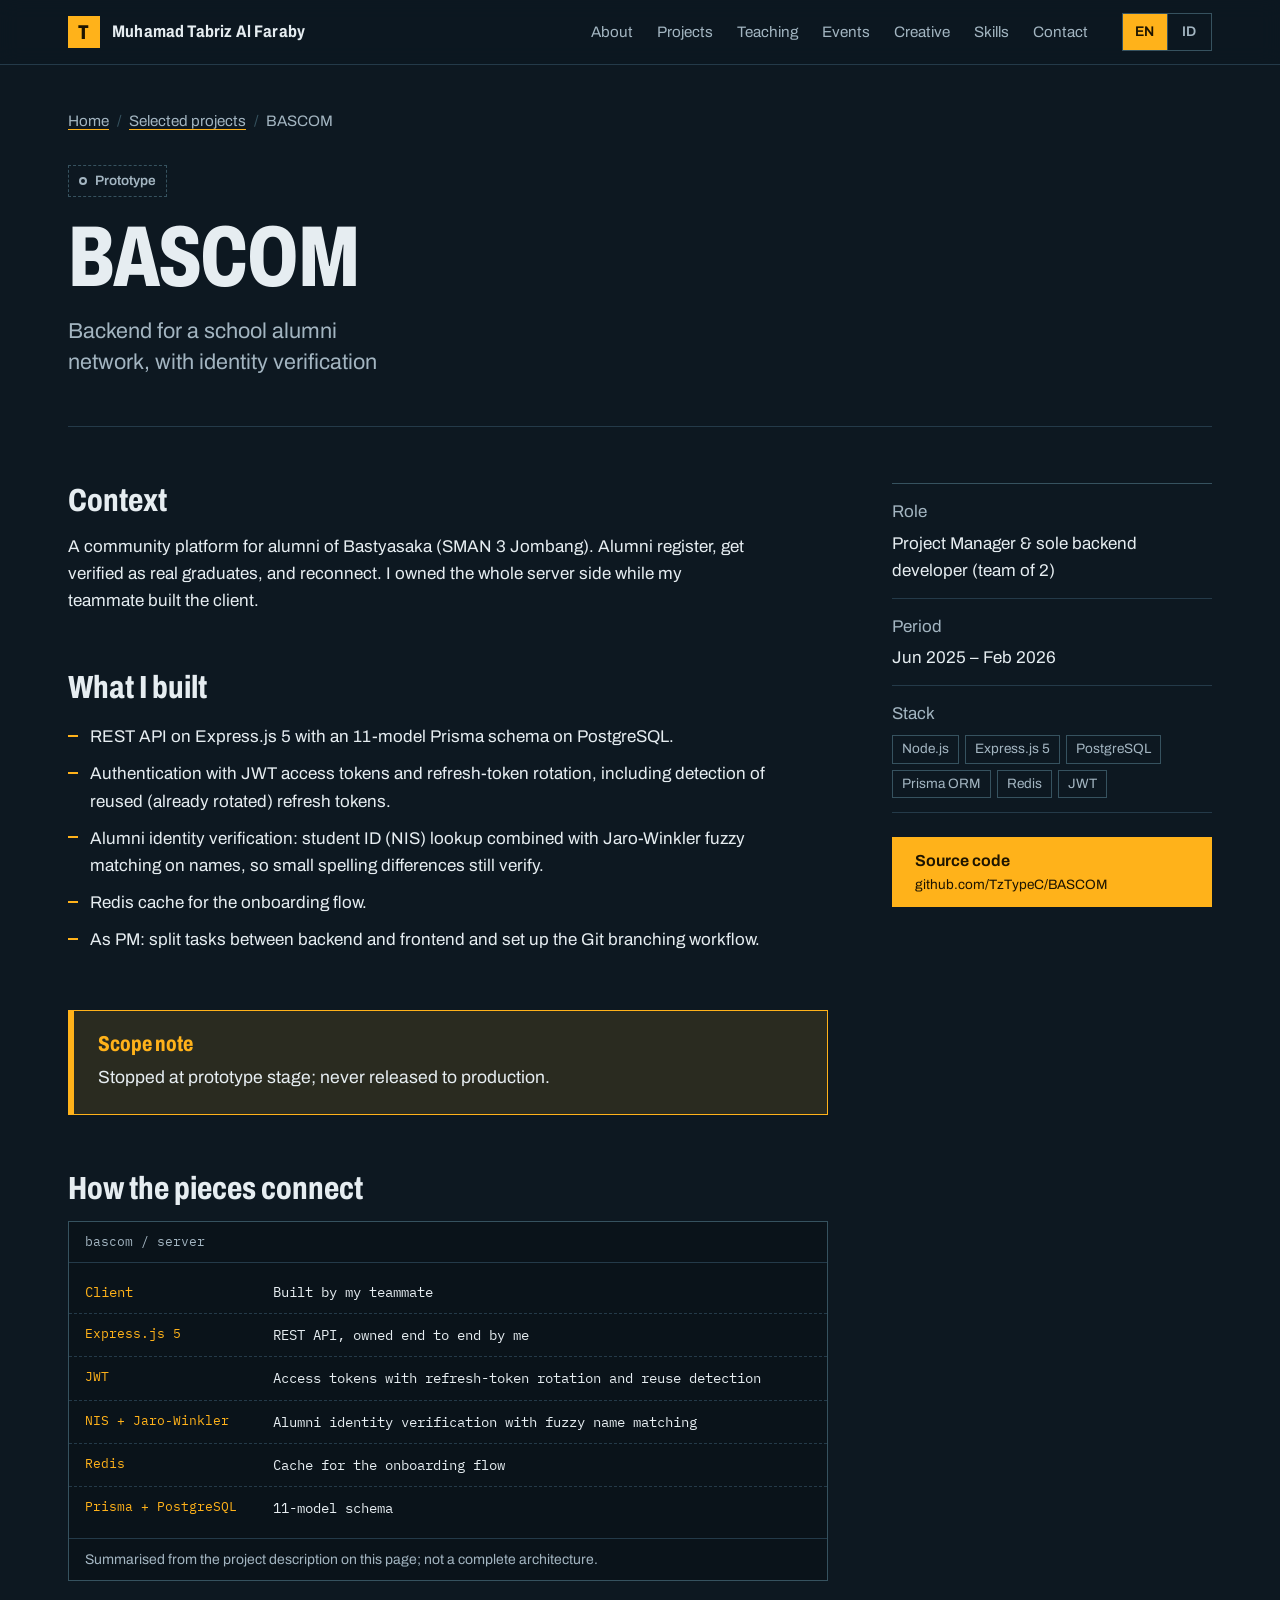
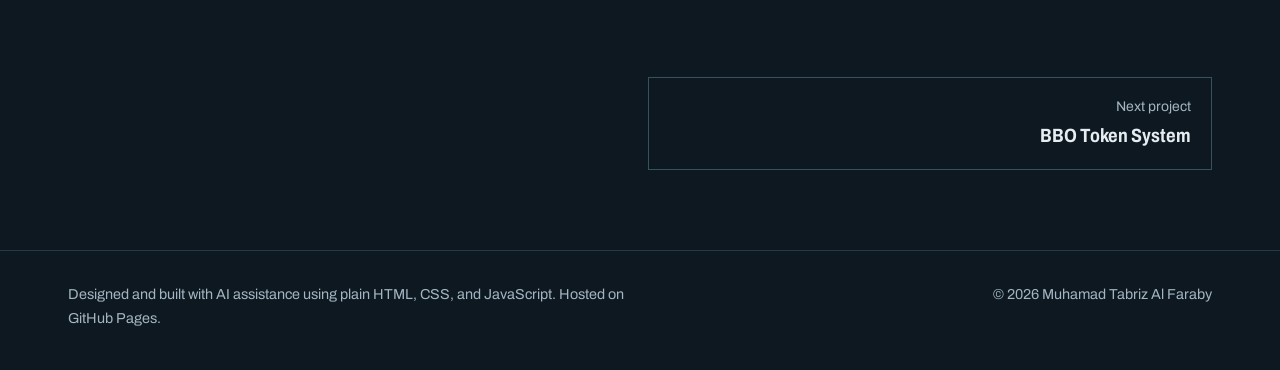
<file: projects/bascom.html>
<!doctype html>
<html lang="en">
<head>
  <meta charset="utf-8">
  <meta name="viewport" content="width=device-width, initial-scale=1">
  <title data-i18n="doc.bascom.title">BASCOM | Muhamad Tabriz Al Faraby</title>
  <meta name="description" content="Backend for a school alumni network, with identity verification" data-i18n-attr="content|projects.bascom.tagline">
  <link rel="canonical" href="https://tztypec.github.io/projects/bascom.html">
  <meta name="theme-color" content="#0d1821">
  <meta name="color-scheme" content="dark">
  <meta name="author" content="Muhamad Tabriz Al Faraby">
  <meta property="og:type" content="article">
  <meta property="og:site_name" content="Muhamad Tabriz Al Faraby">
  <meta property="og:title" content="BASCOM | Muhamad Tabriz Al Faraby">
  <meta property="og:description" content="Backend for a school alumni network, with identity verification">
  <meta property="og:url" content="https://tztypec.github.io/projects/bascom.html">
  <meta property="og:image" content="https://tztypec.github.io/assets/img/og.png">
  <meta property="og:image:width" content="1200">
  <meta property="og:image:height" content="630">
  <meta property="og:image:alt" content="Portfolio of Muhamad Tabriz Al Faraby">
  <meta property="og:locale" content="en_US">
  <meta property="og:locale:alternate" content="id_ID">
  <meta name="twitter:card" content="summary_large_image">
  <meta name="twitter:title" content="BASCOM | Muhamad Tabriz Al Faraby">
  <meta name="twitter:description" content="Backend for a school alumni network, with identity verification">
  <meta name="twitter:image" content="https://tztypec.github.io/assets/img/og.png">
  <meta name="twitter:image:alt" content="Portfolio of Muhamad Tabriz Al Faraby">
  <link rel="icon" href="../favicon.svg" type="image/svg+xml">
  <link rel="preload" href="../assets/fonts/archivo-latin.woff2" as="font" type="font/woff2" crossorigin>
  <link rel="stylesheet" href="../assets/css/site.css">
  <script>document.documentElement.classList.add("js")</script>
  <script src="../assets/js/i18n.js" defer></script>
  <script src="../assets/js/site.js" defer></script>
</head>
<body>
<a class="skip" data-i18n="ui.skip" href="#main">Skip to content</a>
<header class="site-header">
  <div class="wrap bar">
    <a class="brand" href="../">
      <span class="brand-mark" aria-hidden="true">T</span>
      <span class="brand-name"><span class="brand-name-full">Muhamad Tabriz Al Faraby</span><span class="brand-name-short">Tabriz</span></span>
    </a>
    <nav class="nav" aria-label="Main" data-i18n-attr="aria-label|ui.navLabel">
      <ul>
        <li><a data-i18n="nav.0" href="../#about">About</a></li>
        <li><a data-i18n="nav.1" href="../#projects">Projects</a></li>
        <li><a data-i18n="nav.2" href="../#teaching">Teaching</a></li>
        <li><a data-i18n="nav.3" href="../#events">Events</a></li>
        <li><a data-i18n="nav.4" href="../#creative">Creative</a></li>
        <li><a data-i18n="nav.5" href="../#skills">Skills</a></li>
        <li><a data-i18n="nav.6" href="../#contact">Contact</a></li>
      </ul>
    </nav>
    <div class="lang" role="group" aria-label="Language" data-i18n-attr="aria-label|ui.lang">
      <button type="button" data-lang="en" aria-pressed="true" lang="en">EN</button>
      <button type="button" data-lang="id" aria-pressed="false" lang="id">ID</button>
    </div>
  </div>
</header>
<main id="main">
<div class="wrap">
  <nav class="crumb" aria-label="Breadcrumb" data-i18n-attr="aria-label|ui.crumb">
    <ol>
      <li><a data-i18n="ui.home" href="../">Home</a></li>
      <li><a data-i18n="projects_title" href="../#projects">Selected projects</a></li>
      <li><span aria-current="page">BASCOM</span></li>
    </ol>
  </nav>
  <header class="cs-head">
    <span class="status status-prototype" data-i18n="projects.bascom.status">Prototype</span>
    <h1>BASCOM</h1>
    <p class="cs-tagline" data-i18n="projects.bascom.tagline">Backend for a school alumni network, with identity verification</p>
  </header>
  <div class="cs-body">
    <div class="cs-main">
      <section aria-labelledby="context-title">
        <h2 data-i18n="labels.context" id="context-title">Context</h2>
        <p data-i18n="projects.bascom.context">A community platform for alumni of Bastyasaka (SMAN 3 Jombang). Alumni register, get verified as real graduates, and reconnect. I owned the whole server side while my teammate built the client.</p>
      </section>
      <section aria-labelledby="built-title">
        <h2 data-i18n="labels.built" id="built-title">What I built</h2>
        <ul class="ticks">
          <li data-i18n="projects.bascom.built.0">REST API on Express.js 5 with an 11-model Prisma schema on PostgreSQL.</li>
          <li data-i18n="projects.bascom.built.1">Authentication with JWT access tokens and refresh-token rotation, including detection of reused (already rotated) refresh tokens.</li>
          <li data-i18n="projects.bascom.built.2">Alumni identity verification: student ID (NIS) lookup combined with Jaro-Winkler fuzzy matching on names, so small spelling differences still verify.</li>
          <li data-i18n="projects.bascom.built.3">Redis cache for the onboarding flow.</li>
          <li data-i18n="projects.bascom.built.4">As PM: split tasks between backend and frontend and set up the Git branching workflow.</li>
        </ul>
      </section>
      <aside class="scope-note" aria-labelledby="scope-title">
        <h2 data-i18n="labels.honesty" id="scope-title">Scope note</h2>
        <p data-i18n="projects.bascom.honesty">Stopped at prototype stage; never released to production.</p>
      </aside>
      <section aria-labelledby="sketch-title">
        <h2 data-i18n="ui.sketch" id="sketch-title">How the pieces connect</h2>
        <div class="sheet">
          <div class="sheet-head"><code>bascom / server</code></div>
          <ol class="spec">
            <li><span class="key" data-i18n="diagram.bascom.client.k">Client</span><span class="val" data-i18n="diagram.bascom.client.v">Built by my teammate</span></li>
            <li><code class="key">Express.js 5</code><span class="val" data-i18n="diagram.bascom.api">REST API, owned end to end by me</span></li>
            <li><code class="key">JWT</code><span class="val" data-i18n="diagram.bascom.jwt">Access tokens with refresh-token rotation and reuse detection</span></li>
            <li><code class="key">NIS + Jaro-Winkler</code><span class="val" data-i18n="diagram.bascom.verify">Alumni identity verification with fuzzy name matching</span></li>
            <li><code class="key">Redis</code><span class="val" data-i18n="diagram.bascom.redis">Cache for the onboarding flow</span></li>
            <li><code class="key">Prisma + PostgreSQL</code><span class="val" data-i18n="diagram.bascom.db">11-model schema</span></li>
          </ol>
          <p class="sheet-foot" data-i18n="ui.sketchNote">Summarised from the project description on this page; not a complete architecture.</p>
        </div>
      </section>
    </div>
    <aside class="cs-aside">
      <dl class="cs-meta">
        <div><dt data-i18n="labels.role">Role</dt><dd data-i18n="projects.bascom.role">Project Manager &amp; sole backend developer (team of 2)</dd></div>
        <div><dt data-i18n="labels.period">Period</dt><dd data-i18n="projects.bascom.period">Jun 2025 – Feb 2026</dd></div>
        <div><dt data-i18n="labels.stack">Stack</dt><dd><ul class="stack"><li>Node.js</li><li>Express.js 5</li><li>PostgreSQL</li><li>Prisma ORM</li><li>Redis</li><li>JWT</li></ul></dd></div>
      </dl>
      <a class="btn btn-primary" href="https://github.com/TzTypeC/BASCOM"><span><span data-i18n="labels.repo">Source code</span><small>github.com/<wbr>TzTypeC/<wbr>BASCOM</small></span></a>
    </aside>
  </div>
  <nav class="pager" aria-label="Selected projects" data-i18n-attr="aria-label|projects_title">
    <a class="next" href="bbo-token.html"><small data-i18n="ui.next">Next project</small><strong>BBO Token System</strong></a>
  </nav>
</div>
</main>
<footer class="site-footer">
  <div class="wrap foot">
    <p data-i18n="footer">Designed and built with AI assistance using plain HTML, CSS, and JavaScript. Hosted on GitHub Pages.</p>
    <p data-i18n="ui.rights">© 2026 Muhamad Tabriz Al Faraby</p>
  </div>
</footer>
</body>
</html>
</file>
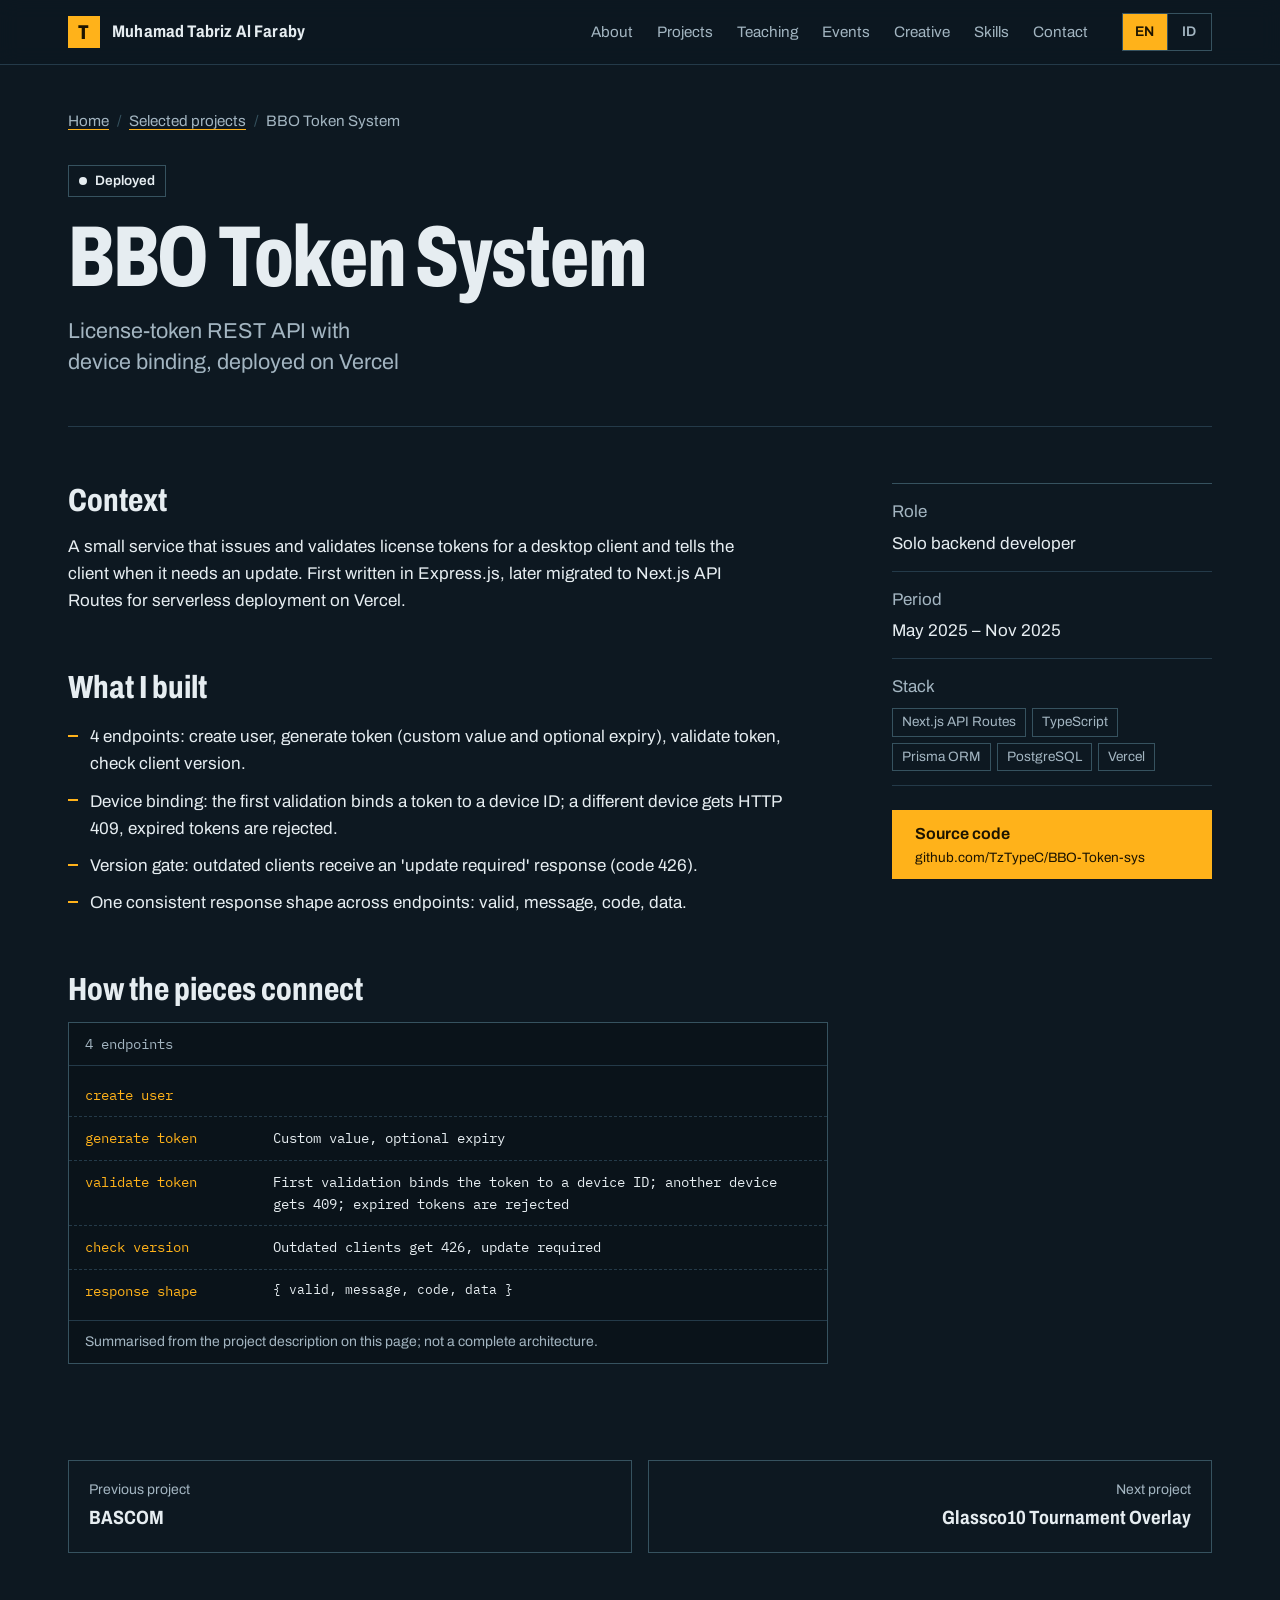
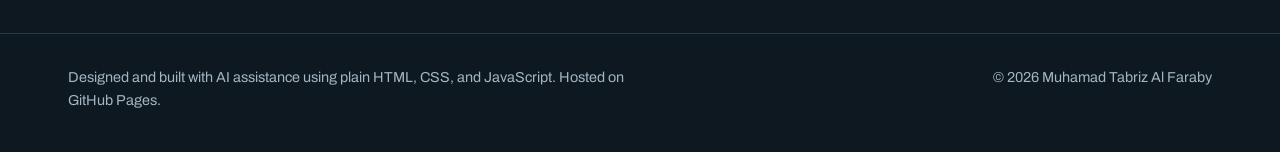
<file: projects/bbo-token.html>
<!doctype html>
<html lang="en">
<head>
  <meta charset="utf-8">
  <meta name="viewport" content="width=device-width, initial-scale=1">
  <title data-i18n="doc.bbo-token.title">BBO Token System | Muhamad Tabriz Al Faraby</title>
  <meta name="description" content="License-token REST API with device binding, deployed on Vercel" data-i18n-attr="content|projects.bbo-token.tagline">
  <link rel="canonical" href="https://tztypec.github.io/projects/bbo-token.html">
  <meta name="theme-color" content="#0d1821">
  <meta name="color-scheme" content="dark">
  <meta name="author" content="Muhamad Tabriz Al Faraby">
  <meta property="og:type" content="article">
  <meta property="og:site_name" content="Muhamad Tabriz Al Faraby">
  <meta property="og:title" content="BBO Token System | Muhamad Tabriz Al Faraby">
  <meta property="og:description" content="License-token REST API with device binding, deployed on Vercel">
  <meta property="og:url" content="https://tztypec.github.io/projects/bbo-token.html">
  <meta property="og:image" content="https://tztypec.github.io/assets/img/og.png">
  <meta property="og:image:width" content="1200">
  <meta property="og:image:height" content="630">
  <meta property="og:image:alt" content="Portfolio of Muhamad Tabriz Al Faraby">
  <meta property="og:locale" content="en_US">
  <meta property="og:locale:alternate" content="id_ID">
  <meta name="twitter:card" content="summary_large_image">
  <meta name="twitter:title" content="BBO Token System | Muhamad Tabriz Al Faraby">
  <meta name="twitter:description" content="License-token REST API with device binding, deployed on Vercel">
  <meta name="twitter:image" content="https://tztypec.github.io/assets/img/og.png">
  <meta name="twitter:image:alt" content="Portfolio of Muhamad Tabriz Al Faraby">
  <link rel="icon" href="../favicon.svg" type="image/svg+xml">
  <link rel="preload" href="../assets/fonts/archivo-latin.woff2" as="font" type="font/woff2" crossorigin>
  <link rel="stylesheet" href="../assets/css/site.css">
  <script>document.documentElement.classList.add("js")</script>
  <script src="../assets/js/i18n.js" defer></script>
  <script src="../assets/js/site.js" defer></script>
</head>
<body>
<a class="skip" data-i18n="ui.skip" href="#main">Skip to content</a>
<header class="site-header">
  <div class="wrap bar">
    <a class="brand" href="../">
      <span class="brand-mark" aria-hidden="true">T</span>
      <span class="brand-name"><span class="brand-name-full">Muhamad Tabriz Al Faraby</span><span class="brand-name-short">Tabriz</span></span>
    </a>
    <nav class="nav" aria-label="Main" data-i18n-attr="aria-label|ui.navLabel">
      <ul>
        <li><a data-i18n="nav.0" href="../#about">About</a></li>
        <li><a data-i18n="nav.1" href="../#projects">Projects</a></li>
        <li><a data-i18n="nav.2" href="../#teaching">Teaching</a></li>
        <li><a data-i18n="nav.3" href="../#events">Events</a></li>
        <li><a data-i18n="nav.4" href="../#creative">Creative</a></li>
        <li><a data-i18n="nav.5" href="../#skills">Skills</a></li>
        <li><a data-i18n="nav.6" href="../#contact">Contact</a></li>
      </ul>
    </nav>
    <div class="lang" role="group" aria-label="Language" data-i18n-attr="aria-label|ui.lang">
      <button type="button" data-lang="en" aria-pressed="true" lang="en">EN</button>
      <button type="button" data-lang="id" aria-pressed="false" lang="id">ID</button>
    </div>
  </div>
</header>
<main id="main">
<div class="wrap">
  <nav class="crumb" aria-label="Breadcrumb" data-i18n-attr="aria-label|ui.crumb">
    <ol>
      <li><a data-i18n="ui.home" href="../">Home</a></li>
      <li><a data-i18n="projects_title" href="../#projects">Selected projects</a></li>
      <li><span aria-current="page">BBO Token System</span></li>
    </ol>
  </nav>
  <header class="cs-head">
    <span class="status status-deployed" data-i18n="projects.bbo-token.status">Deployed</span>
    <h1>BBO Token System</h1>
    <p class="cs-tagline" data-i18n="projects.bbo-token.tagline">License-token REST API with device binding, deployed on Vercel</p>
  </header>
  <div class="cs-body">
    <div class="cs-main">
      <section aria-labelledby="context-title">
        <h2 data-i18n="labels.context" id="context-title">Context</h2>
        <p data-i18n="projects.bbo-token.context">A small service that issues and validates license tokens for a desktop client and tells the client when it needs an update. First written in Express.js, later migrated to Next.js API Routes for serverless deployment on Vercel.</p>
      </section>
      <section aria-labelledby="built-title">
        <h2 data-i18n="labels.built" id="built-title">What I built</h2>
        <ul class="ticks">
          <li data-i18n="projects.bbo-token.built.0">4 endpoints: create user, generate token (custom value and optional expiry), validate token, check client version.</li>
          <li data-i18n="projects.bbo-token.built.1">Device binding: the first validation binds a token to a device ID; a different device gets HTTP 409, expired tokens are rejected.</li>
          <li data-i18n="projects.bbo-token.built.2">Version gate: outdated clients receive an &#x27;update required&#x27; response (code 426).</li>
          <li data-i18n="projects.bbo-token.built.3">One consistent response shape across endpoints: valid, message, code, data.</li>
        </ul>
      </section>
      <section aria-labelledby="sketch-title">
        <h2 data-i18n="ui.sketch" id="sketch-title">How the pieces connect</h2>
        <div class="sheet">
          <div class="sheet-head"><span data-i18n="diagram.bbo-token.head">4 endpoints</span></div>
          <ol class="spec">
            <li><span class="key" data-i18n="diagram.bbo-token.create.k">create user</span></li>
            <li><span class="key" data-i18n="diagram.bbo-token.token.k">generate token</span><span class="val" data-i18n="diagram.bbo-token.token.v">Custom value, optional expiry</span></li>
            <li><span class="key" data-i18n="diagram.bbo-token.validate.k">validate token</span><span class="val" data-i18n="diagram.bbo-token.validate.v">First validation binds the token to a device ID; another device gets 409; expired tokens are rejected</span></li>
            <li><span class="key" data-i18n="diagram.bbo-token.version.k">check version</span><span class="val" data-i18n="diagram.bbo-token.version.v">Outdated clients get 426, update required</span></li>
            <li><span class="key" data-i18n="diagram.bbo-token.shape.k">response shape</span><code class="val">{ valid, message, code, data }</code></li>
          </ol>
          <p class="sheet-foot" data-i18n="ui.sketchNote">Summarised from the project description on this page; not a complete architecture.</p>
        </div>
      </section>
    </div>
    <aside class="cs-aside">
      <dl class="cs-meta">
        <div><dt data-i18n="labels.role">Role</dt><dd data-i18n="projects.bbo-token.role">Solo backend developer</dd></div>
        <div><dt data-i18n="labels.period">Period</dt><dd data-i18n="projects.bbo-token.period">May 2025 – Nov 2025</dd></div>
        <div><dt data-i18n="labels.stack">Stack</dt><dd><ul class="stack"><li>Next.js API Routes</li><li>TypeScript</li><li>Prisma ORM</li><li>PostgreSQL</li><li>Vercel</li></ul></dd></div>
      </dl>
      <a class="btn btn-primary" href="https://github.com/TzTypeC/BBO-Token-sys"><span><span data-i18n="labels.repo">Source code</span><small>github.com/<wbr>TzTypeC/<wbr>BBO-Token-sys</small></span></a>
    </aside>
  </div>
  <nav class="pager" aria-label="Selected projects" data-i18n-attr="aria-label|projects_title">
    <a class="prev" href="bascom.html"><small data-i18n="ui.prev">Previous project</small><strong>BASCOM</strong></a>
    <a class="next" href="glassco10-overlay.html"><small data-i18n="ui.next">Next project</small><strong>Glassco10 Tournament Overlay</strong></a>
  </nav>
</div>
</main>
<footer class="site-footer">
  <div class="wrap foot">
    <p data-i18n="footer">Designed and built with AI assistance using plain HTML, CSS, and JavaScript. Hosted on GitHub Pages.</p>
    <p data-i18n="ui.rights">© 2026 Muhamad Tabriz Al Faraby</p>
  </div>
</footer>
</body>
</html>
</file>
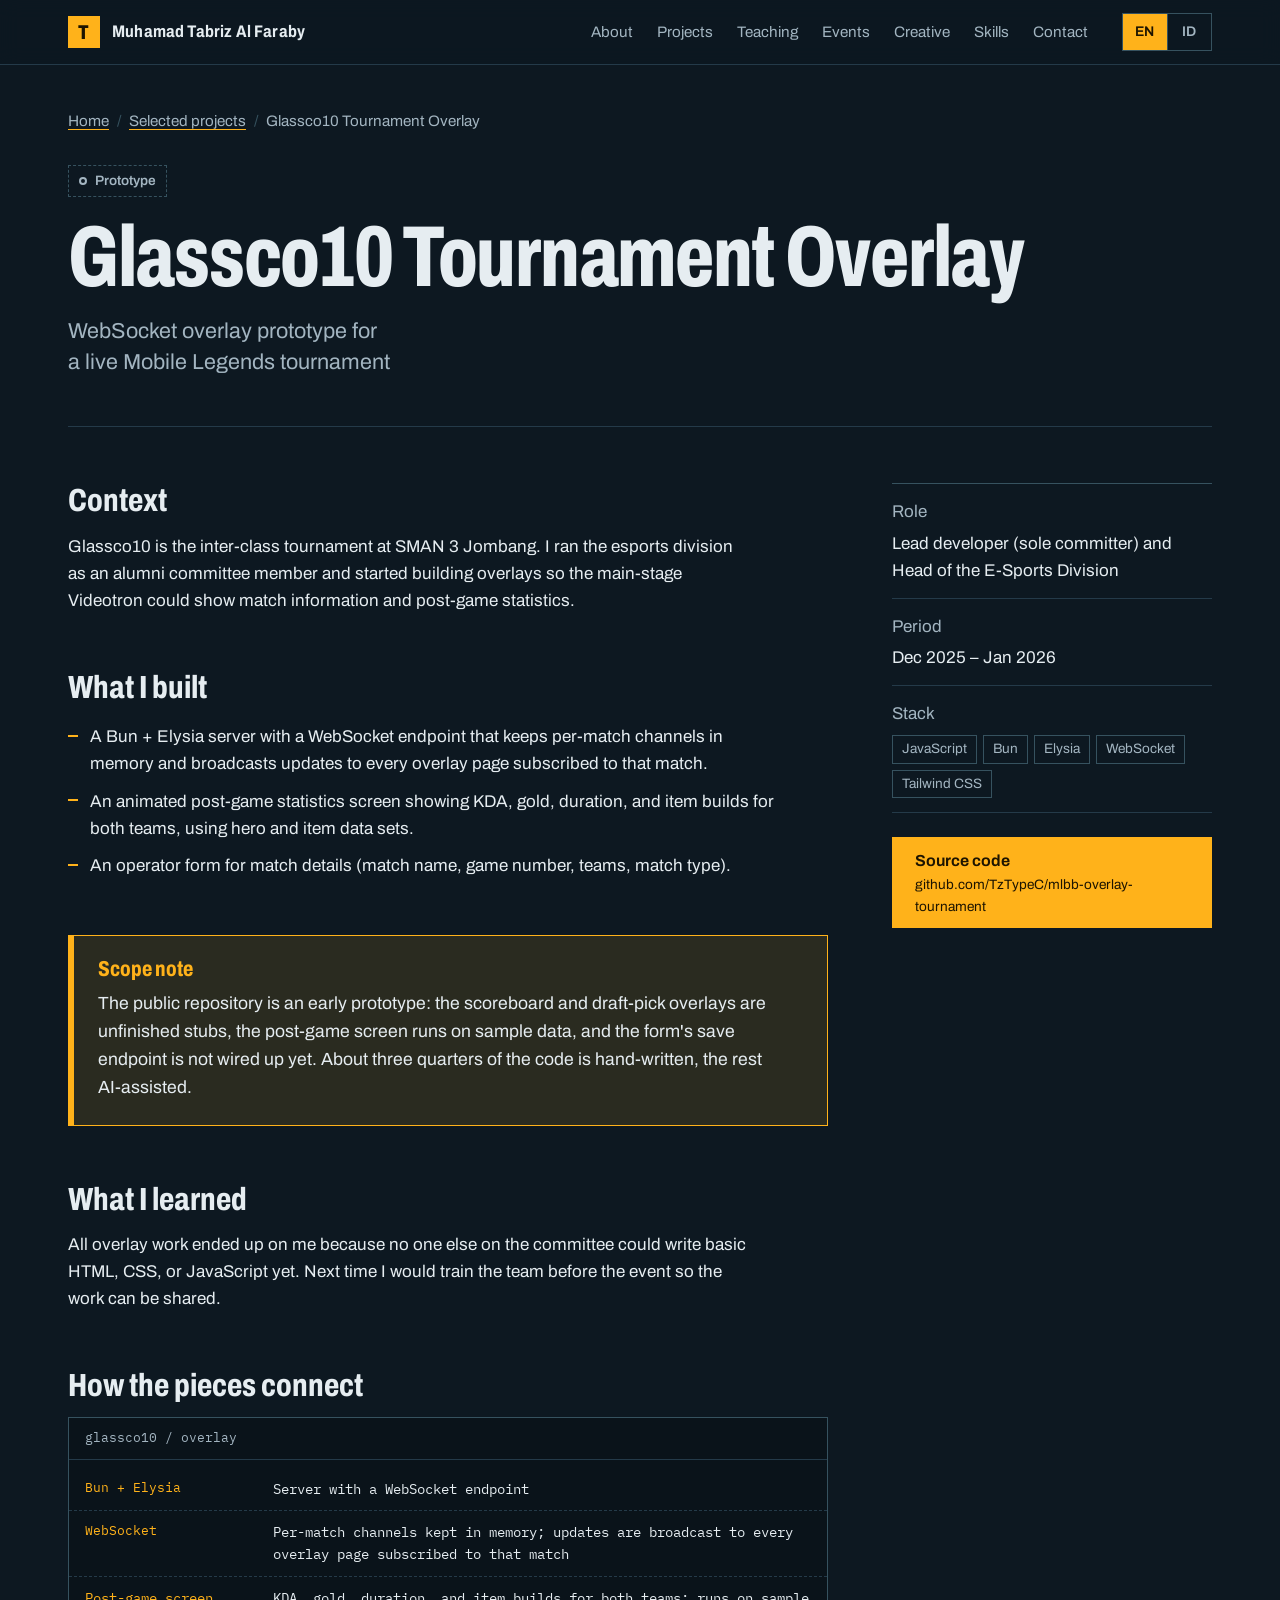
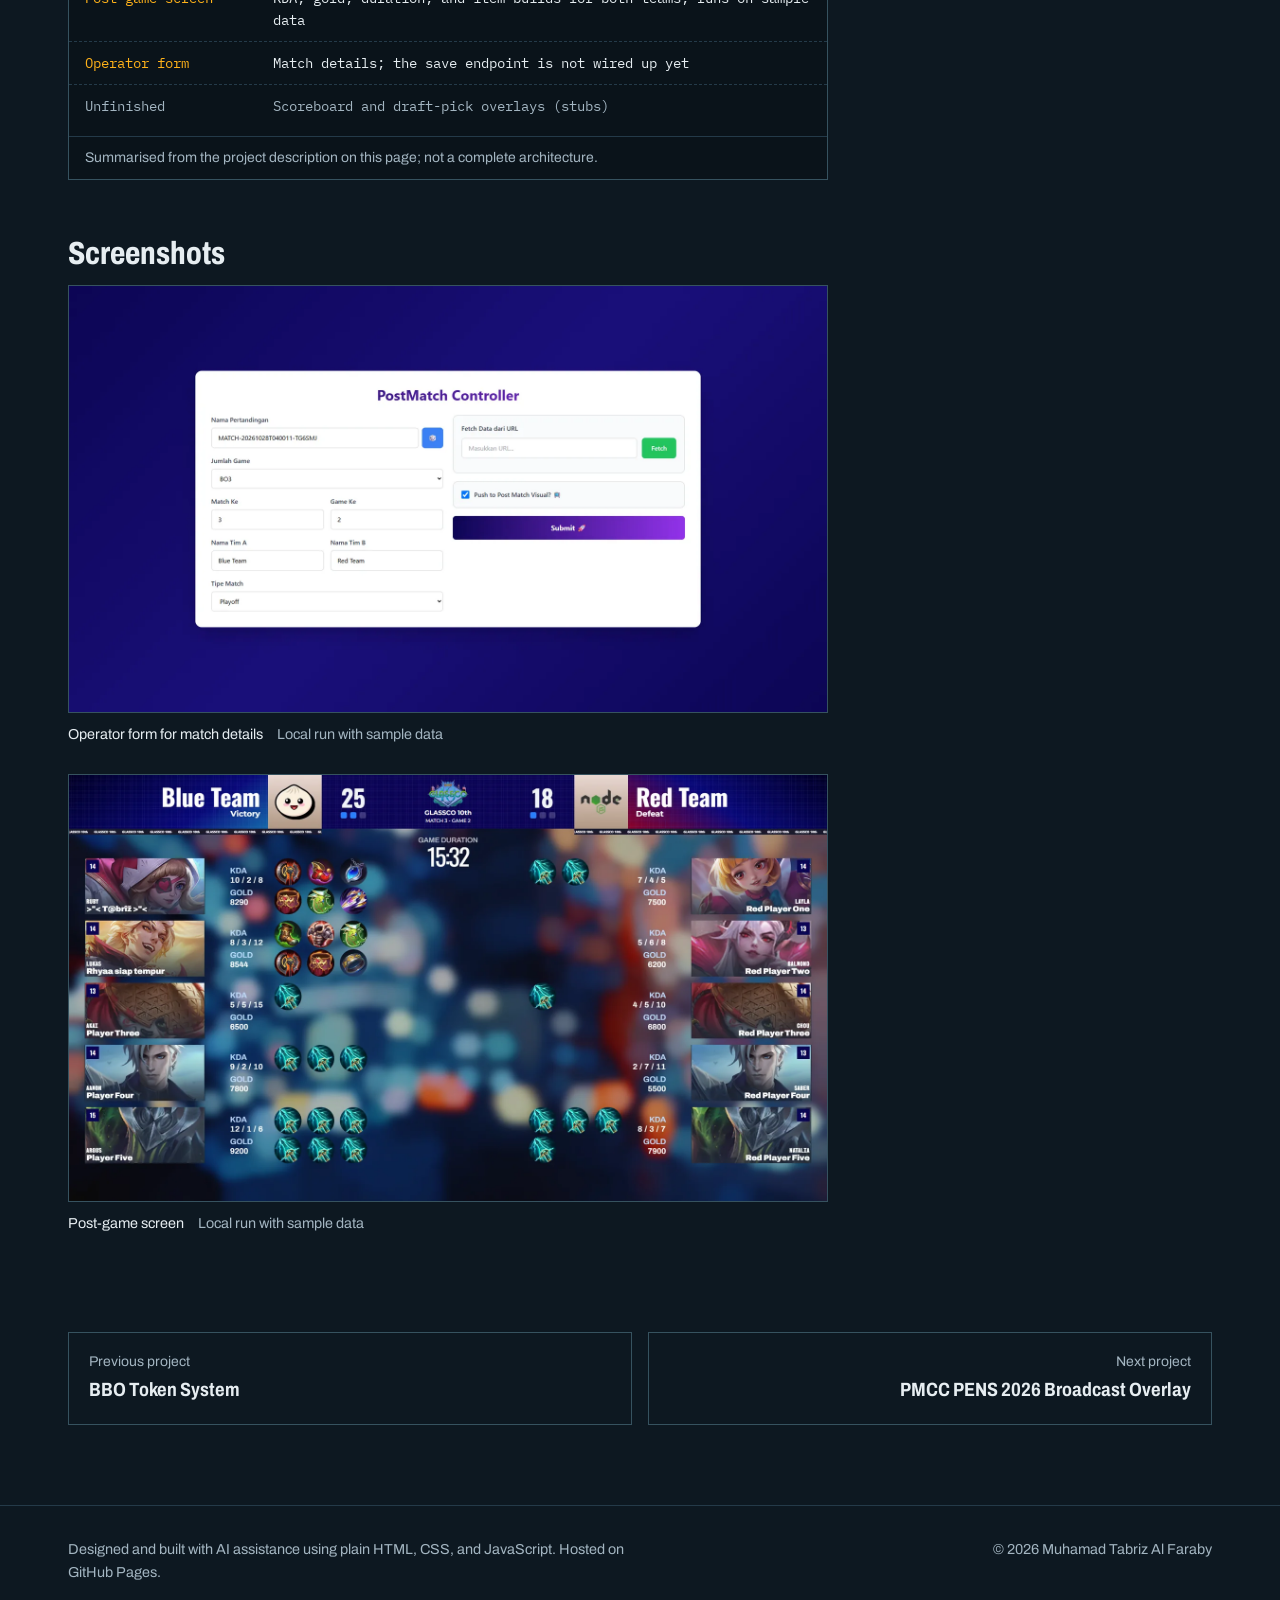
<file: projects/glassco10-overlay.html>
<!doctype html>
<html lang="en">
<head>
  <meta charset="utf-8">
  <meta name="viewport" content="width=device-width, initial-scale=1">
  <title data-i18n="doc.glassco10-overlay.title">Glassco10 Tournament Overlay | Muhamad Tabriz Al Faraby</title>
  <meta name="description" content="WebSocket overlay prototype for a live Mobile Legends tournament" data-i18n-attr="content|projects.glassco10-overlay.tagline">
  <link rel="canonical" href="https://tztypec.github.io/projects/glassco10-overlay.html">
  <meta name="theme-color" content="#0d1821">
  <meta name="color-scheme" content="dark">
  <meta name="author" content="Muhamad Tabriz Al Faraby">
  <meta property="og:type" content="article">
  <meta property="og:site_name" content="Muhamad Tabriz Al Faraby">
  <meta property="og:title" content="Glassco10 Tournament Overlay | Muhamad Tabriz Al Faraby">
  <meta property="og:description" content="WebSocket overlay prototype for a live Mobile Legends tournament">
  <meta property="og:url" content="https://tztypec.github.io/projects/glassco10-overlay.html">
  <meta property="og:image" content="https://tztypec.github.io/assets/img/og.png">
  <meta property="og:image:width" content="1200">
  <meta property="og:image:height" content="630">
  <meta property="og:image:alt" content="Portfolio of Muhamad Tabriz Al Faraby">
  <meta property="og:locale" content="en_US">
  <meta property="og:locale:alternate" content="id_ID">
  <meta name="twitter:card" content="summary_large_image">
  <meta name="twitter:title" content="Glassco10 Tournament Overlay | Muhamad Tabriz Al Faraby">
  <meta name="twitter:description" content="WebSocket overlay prototype for a live Mobile Legends tournament">
  <meta name="twitter:image" content="https://tztypec.github.io/assets/img/og.png">
  <meta name="twitter:image:alt" content="Portfolio of Muhamad Tabriz Al Faraby">
  <link rel="icon" href="../favicon.svg" type="image/svg+xml">
  <link rel="preload" href="../assets/fonts/archivo-latin.woff2" as="font" type="font/woff2" crossorigin>
  <link rel="stylesheet" href="../assets/css/site.css">
  <script>document.documentElement.classList.add("js")</script>
  <script src="../assets/js/i18n.js" defer></script>
  <script src="../assets/js/site.js" defer></script>
</head>
<body>
<a class="skip" data-i18n="ui.skip" href="#main">Skip to content</a>
<header class="site-header">
  <div class="wrap bar">
    <a class="brand" href="../">
      <span class="brand-mark" aria-hidden="true">T</span>
      <span class="brand-name"><span class="brand-name-full">Muhamad Tabriz Al Faraby</span><span class="brand-name-short">Tabriz</span></span>
    </a>
    <nav class="nav" aria-label="Main" data-i18n-attr="aria-label|ui.navLabel">
      <ul>
        <li><a data-i18n="nav.0" href="../#about">About</a></li>
        <li><a data-i18n="nav.1" href="../#projects">Projects</a></li>
        <li><a data-i18n="nav.2" href="../#teaching">Teaching</a></li>
        <li><a data-i18n="nav.3" href="../#events">Events</a></li>
        <li><a data-i18n="nav.4" href="../#creative">Creative</a></li>
        <li><a data-i18n="nav.5" href="../#skills">Skills</a></li>
        <li><a data-i18n="nav.6" href="../#contact">Contact</a></li>
      </ul>
    </nav>
    <div class="lang" role="group" aria-label="Language" data-i18n-attr="aria-label|ui.lang">
      <button type="button" data-lang="en" aria-pressed="true" lang="en">EN</button>
      <button type="button" data-lang="id" aria-pressed="false" lang="id">ID</button>
    </div>
  </div>
</header>
<main id="main">
<div class="wrap">
  <nav class="crumb" aria-label="Breadcrumb" data-i18n-attr="aria-label|ui.crumb">
    <ol>
      <li><a data-i18n="ui.home" href="../">Home</a></li>
      <li><a data-i18n="projects_title" href="../#projects">Selected projects</a></li>
      <li><span aria-current="page">Glassco10 Tournament Overlay</span></li>
    </ol>
  </nav>
  <header class="cs-head">
    <span class="status status-prototype" data-i18n="projects.glassco10-overlay.status">Prototype</span>
    <h1>Glassco10 Tournament Overlay</h1>
    <p class="cs-tagline" data-i18n="projects.glassco10-overlay.tagline">WebSocket overlay prototype for a live Mobile Legends tournament</p>
  </header>
  <div class="cs-body">
    <div class="cs-main">
      <section aria-labelledby="context-title">
        <h2 data-i18n="labels.context" id="context-title">Context</h2>
        <p data-i18n="projects.glassco10-overlay.context">Glassco10 is the inter-class tournament at SMAN 3 Jombang. I ran the esports division as an alumni committee member and started building overlays so the main-stage Videotron could show match information and post-game statistics.</p>
      </section>
      <section aria-labelledby="built-title">
        <h2 data-i18n="labels.built" id="built-title">What I built</h2>
        <ul class="ticks">
          <li data-i18n="projects.glassco10-overlay.built.0">A Bun + Elysia server with a WebSocket endpoint that keeps per-match channels in memory and broadcasts updates to every overlay page subscribed to that match.</li>
          <li data-i18n="projects.glassco10-overlay.built.1">An animated post-game statistics screen showing KDA, gold, duration, and item builds for both teams, using hero and item data sets.</li>
          <li data-i18n="projects.glassco10-overlay.built.2">An operator form for match details (match name, game number, teams, match type).</li>
        </ul>
      </section>
      <aside class="scope-note" aria-labelledby="scope-title">
        <h2 data-i18n="labels.honesty" id="scope-title">Scope note</h2>
        <p data-i18n="projects.glassco10-overlay.honesty">The public repository is an early prototype: the scoreboard and draft-pick overlays are unfinished stubs, the post-game screen runs on sample data, and the form&#x27;s save endpoint is not wired up yet. About three quarters of the code is hand-written, the rest AI-assisted.</p>
      </aside>
      <section aria-labelledby="lesson-title">
        <h2 data-i18n="labels.lesson" id="lesson-title">What I learned</h2>
        <p data-i18n="projects.glassco10-overlay.lesson">All overlay work ended up on me because no one else on the committee could write basic HTML, CSS, or JavaScript yet. Next time I would train the team before the event so the work can be shared.</p>
      </section>
      <section aria-labelledby="sketch-title">
        <h2 data-i18n="ui.sketch" id="sketch-title">How the pieces connect</h2>
        <div class="sheet">
          <div class="sheet-head"><code>glassco10 / overlay</code></div>
          <ol class="spec">
            <li><code class="key">Bun + Elysia</code><span class="val" data-i18n="diagram.glassco10-overlay.server">Server with a WebSocket endpoint</span></li>
            <li><code class="key">WebSocket</code><span class="val" data-i18n="diagram.glassco10-overlay.ws">Per-match channels kept in memory; updates are broadcast to every overlay page subscribed to that match</span></li>
            <li><span class="key" data-i18n="diagram.glassco10-overlay.post.k">Post-game screen</span><span class="val" data-i18n="diagram.glassco10-overlay.post.v">KDA, gold, duration, and item builds for both teams; runs on sample data</span></li>
            <li><span class="key" data-i18n="diagram.glassco10-overlay.form.k">Operator form</span><span class="val" data-i18n="diagram.glassco10-overlay.form.v">Match details; the save endpoint is not wired up yet</span></li>
            <li class="planned"><span class="key" data-i18n="diagram.glassco10-overlay.stub.k">Unfinished</span><span class="val" data-i18n="diagram.glassco10-overlay.stub.v">Scoreboard and draft-pick overlays (stubs)</span></li>
          </ol>
          <p class="sheet-foot" data-i18n="ui.sketchNote">Summarised from the project description on this page; not a complete architecture.</p>
        </div>
      </section>
      <section aria-labelledby="media-title">
        <h2 data-i18n="ui.screens" id="media-title">Screenshots</h2>
        <div class="shots">
          <figure class="shot">
            <img src="../assets/img/glassco-controller.webp" width="1600" height="900" alt="PostMatch Controller form in the browser, filled with sample values: BO3, match 3, game 2, Blue Team versus Red Team, playoff" data-i18n-attr="alt|shot.glassco.controller.alt" loading="lazy" decoding="async">
            <figcaption><span data-i18n="shot.glassco.controller.title">Operator form for match details</span><span data-i18n="ui.capGlassco">Local run with sample data</span></figcaption>
          </figure>
          <figure class="shot">
            <img src="../assets/img/glassco-postgame.webp" width="1600" height="900" alt="Post-game screen with sample data: team scores, hero portraits, KDA, gold, game duration, and item builds for both teams" data-i18n-attr="alt|shot.glassco.postgame.alt" loading="lazy" decoding="async">
            <figcaption><span data-i18n="shot.glassco.postgame.title">Post-game screen</span><span data-i18n="ui.capGlassco">Local run with sample data</span></figcaption>
          </figure>
        </div>
      </section>
    </div>
    <aside class="cs-aside">
      <dl class="cs-meta">
        <div><dt data-i18n="labels.role">Role</dt><dd data-i18n="projects.glassco10-overlay.role">Lead developer (sole committer) and Head of the E-Sports Division</dd></div>
        <div><dt data-i18n="labels.period">Period</dt><dd data-i18n="projects.glassco10-overlay.period">Dec 2025 – Jan 2026</dd></div>
        <div><dt data-i18n="labels.stack">Stack</dt><dd><ul class="stack"><li>JavaScript</li><li>Bun</li><li>Elysia</li><li>WebSocket</li><li>Tailwind CSS</li></ul></dd></div>
      </dl>
      <a class="btn btn-primary" href="https://github.com/TzTypeC/mlbb-overlay-tournament"><span><span data-i18n="labels.repo">Source code</span><small>github.com/<wbr>TzTypeC/<wbr>mlbb-overlay-tournament</small></span></a>
    </aside>
  </div>
  <nav class="pager" aria-label="Selected projects" data-i18n-attr="aria-label|projects_title">
    <a class="prev" href="bbo-token.html"><small data-i18n="ui.prev">Previous project</small><strong>BBO Token System</strong></a>
    <a class="next" href="pmcc-overlay.html"><small data-i18n="ui.next">Next project</small><strong>PMCC PENS 2026 Broadcast Overlay</strong></a>
  </nav>
</div>
</main>
<footer class="site-footer">
  <div class="wrap foot">
    <p data-i18n="footer">Designed and built with AI assistance using plain HTML, CSS, and JavaScript. Hosted on GitHub Pages.</p>
    <p data-i18n="ui.rights">© 2026 Muhamad Tabriz Al Faraby</p>
  </div>
</footer>
</body>
</html>
</file>
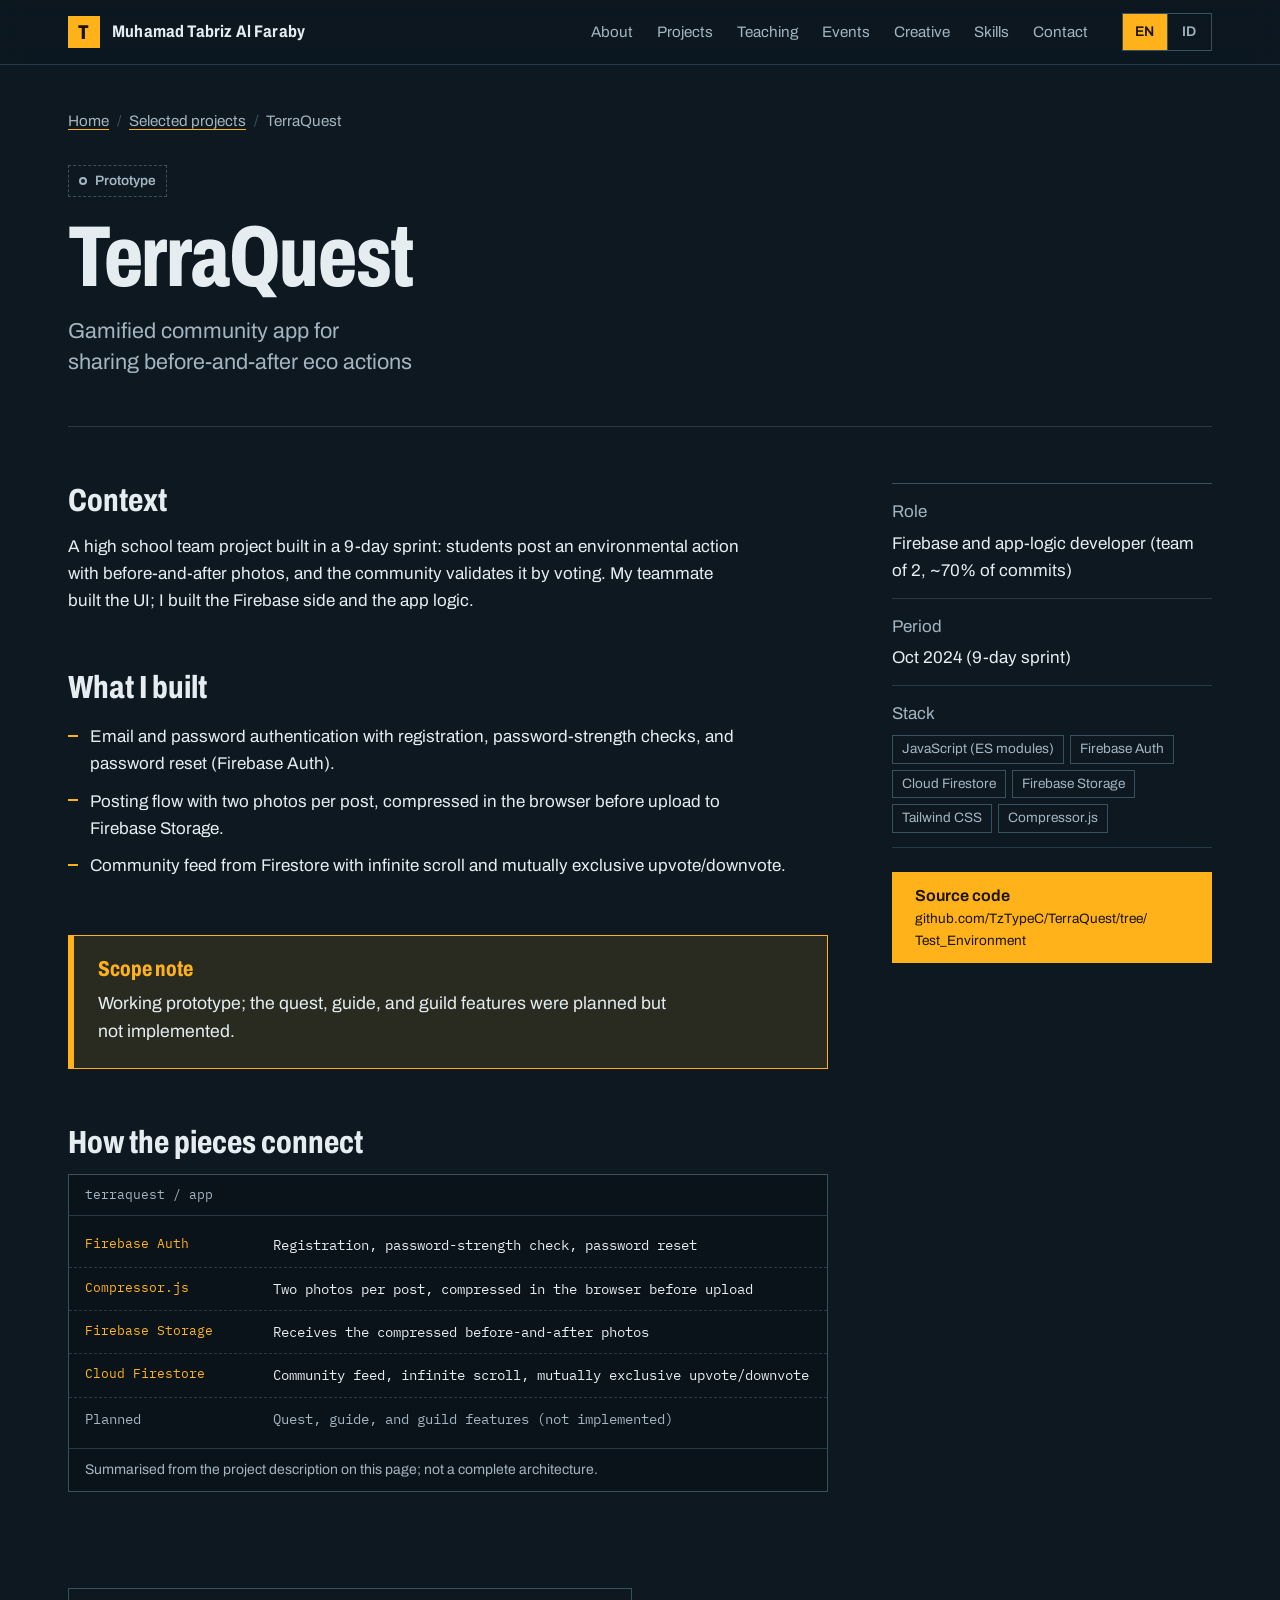
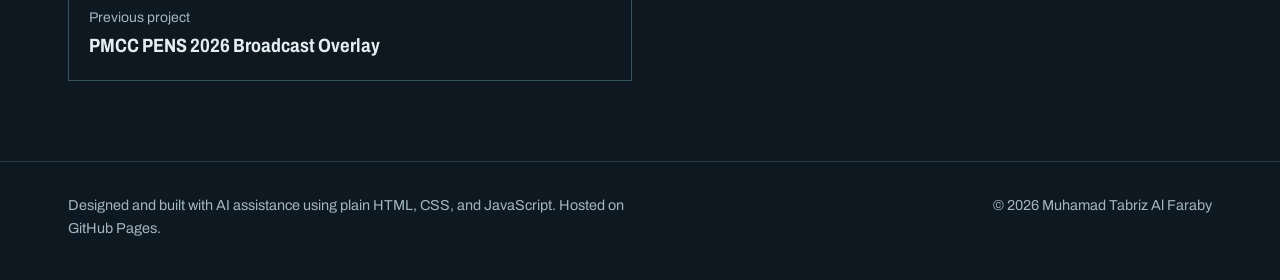
<file: projects/terraquest.html>
<!doctype html>
<html lang="en">
<head>
  <meta charset="utf-8">
  <meta name="viewport" content="width=device-width, initial-scale=1">
  <title data-i18n="doc.terraquest.title">TerraQuest | Muhamad Tabriz Al Faraby</title>
  <meta name="description" content="Gamified community app for sharing before-and-after eco actions" data-i18n-attr="content|projects.terraquest.tagline">
  <link rel="canonical" href="https://tztypec.github.io/projects/terraquest.html">
  <meta name="theme-color" content="#0d1821">
  <meta name="color-scheme" content="dark">
  <meta name="author" content="Muhamad Tabriz Al Faraby">
  <meta property="og:type" content="article">
  <meta property="og:site_name" content="Muhamad Tabriz Al Faraby">
  <meta property="og:title" content="TerraQuest | Muhamad Tabriz Al Faraby">
  <meta property="og:description" content="Gamified community app for sharing before-and-after eco actions">
  <meta property="og:url" content="https://tztypec.github.io/projects/terraquest.html">
  <meta property="og:image" content="https://tztypec.github.io/assets/img/og.png">
  <meta property="og:image:width" content="1200">
  <meta property="og:image:height" content="630">
  <meta property="og:image:alt" content="Portfolio of Muhamad Tabriz Al Faraby">
  <meta property="og:locale" content="en_US">
  <meta property="og:locale:alternate" content="id_ID">
  <meta name="twitter:card" content="summary_large_image">
  <meta name="twitter:title" content="TerraQuest | Muhamad Tabriz Al Faraby">
  <meta name="twitter:description" content="Gamified community app for sharing before-and-after eco actions">
  <meta name="twitter:image" content="https://tztypec.github.io/assets/img/og.png">
  <meta name="twitter:image:alt" content="Portfolio of Muhamad Tabriz Al Faraby">
  <link rel="icon" href="../favicon.svg" type="image/svg+xml">
  <link rel="preload" href="../assets/fonts/archivo-latin.woff2" as="font" type="font/woff2" crossorigin>
  <link rel="stylesheet" href="../assets/css/site.css">
  <script>document.documentElement.classList.add("js")</script>
  <script src="../assets/js/i18n.js" defer></script>
  <script src="../assets/js/site.js" defer></script>
</head>
<body>
<a class="skip" data-i18n="ui.skip" href="#main">Skip to content</a>
<header class="site-header">
  <div class="wrap bar">
    <a class="brand" href="../">
      <span class="brand-mark" aria-hidden="true">T</span>
      <span class="brand-name"><span class="brand-name-full">Muhamad Tabriz Al Faraby</span><span class="brand-name-short">Tabriz</span></span>
    </a>
    <nav class="nav" aria-label="Main" data-i18n-attr="aria-label|ui.navLabel">
      <ul>
        <li><a data-i18n="nav.0" href="../#about">About</a></li>
        <li><a data-i18n="nav.1" href="../#projects">Projects</a></li>
        <li><a data-i18n="nav.2" href="../#teaching">Teaching</a></li>
        <li><a data-i18n="nav.3" href="../#events">Events</a></li>
        <li><a data-i18n="nav.4" href="../#creative">Creative</a></li>
        <li><a data-i18n="nav.5" href="../#skills">Skills</a></li>
        <li><a data-i18n="nav.6" href="../#contact">Contact</a></li>
      </ul>
    </nav>
    <div class="lang" role="group" aria-label="Language" data-i18n-attr="aria-label|ui.lang">
      <button type="button" data-lang="en" aria-pressed="true" lang="en">EN</button>
      <button type="button" data-lang="id" aria-pressed="false" lang="id">ID</button>
    </div>
  </div>
</header>
<main id="main">
<div class="wrap">
  <nav class="crumb" aria-label="Breadcrumb" data-i18n-attr="aria-label|ui.crumb">
    <ol>
      <li><a data-i18n="ui.home" href="../">Home</a></li>
      <li><a data-i18n="projects_title" href="../#projects">Selected projects</a></li>
      <li><span aria-current="page">TerraQuest</span></li>
    </ol>
  </nav>
  <header class="cs-head">
    <span class="status status-prototype" data-i18n="projects.terraquest.status">Prototype</span>
    <h1>TerraQuest</h1>
    <p class="cs-tagline" data-i18n="projects.terraquest.tagline">Gamified community app for sharing before-and-after eco actions</p>
  </header>
  <div class="cs-body">
    <div class="cs-main">
      <section aria-labelledby="context-title">
        <h2 data-i18n="labels.context" id="context-title">Context</h2>
        <p data-i18n="projects.terraquest.context">A high school team project built in a 9-day sprint: students post an environmental action with before-and-after photos, and the community validates it by voting. My teammate built the UI; I built the Firebase side and the app logic.</p>
      </section>
      <section aria-labelledby="built-title">
        <h2 data-i18n="labels.built" id="built-title">What I built</h2>
        <ul class="ticks">
          <li data-i18n="projects.terraquest.built.0">Email and password authentication with registration, password-strength checks, and password reset (Firebase Auth).</li>
          <li data-i18n="projects.terraquest.built.1">Posting flow with two photos per post, compressed in the browser before upload to Firebase Storage.</li>
          <li data-i18n="projects.terraquest.built.2">Community feed from Firestore with infinite scroll and mutually exclusive upvote/downvote.</li>
        </ul>
      </section>
      <aside class="scope-note" aria-labelledby="scope-title">
        <h2 data-i18n="labels.honesty" id="scope-title">Scope note</h2>
        <p data-i18n="projects.terraquest.honesty">Working prototype; the quest, guide, and guild features were planned but not implemented.</p>
      </aside>
      <section aria-labelledby="sketch-title">
        <h2 data-i18n="ui.sketch" id="sketch-title">How the pieces connect</h2>
        <div class="sheet">
          <div class="sheet-head"><code>terraquest / app</code></div>
          <ol class="spec">
            <li><code class="key">Firebase Auth</code><span class="val" data-i18n="diagram.terraquest.auth">Registration, password-strength check, password reset</span></li>
            <li><code class="key">Compressor.js</code><span class="val" data-i18n="diagram.terraquest.compress">Two photos per post, compressed in the browser before upload</span></li>
            <li><code class="key">Firebase Storage</code><span class="val" data-i18n="diagram.terraquest.storage">Receives the compressed before-and-after photos</span></li>
            <li><code class="key">Cloud Firestore</code><span class="val" data-i18n="diagram.terraquest.feed">Community feed, infinite scroll, mutually exclusive upvote/downvote</span></li>
            <li class="planned"><span class="key" data-i18n="diagram.terraquest.planned.k">Planned</span><span class="val" data-i18n="diagram.terraquest.planned.v">Quest, guide, and guild features (not implemented)</span></li>
          </ol>
          <p class="sheet-foot" data-i18n="ui.sketchNote">Summarised from the project description on this page; not a complete architecture.</p>
        </div>
      </section>
    </div>
    <aside class="cs-aside">
      <dl class="cs-meta">
        <div><dt data-i18n="labels.role">Role</dt><dd data-i18n="projects.terraquest.role">Firebase and app-logic developer (team of 2, ~70% of commits)</dd></div>
        <div><dt data-i18n="labels.period">Period</dt><dd data-i18n="projects.terraquest.period">Oct 2024 (9-day sprint)</dd></div>
        <div><dt data-i18n="labels.stack">Stack</dt><dd><ul class="stack"><li>JavaScript (ES modules)</li><li>Firebase Auth</li><li>Cloud Firestore</li><li>Firebase Storage</li><li>Tailwind CSS</li><li>Compressor.js</li></ul></dd></div>
      </dl>
      <a class="btn btn-primary" href="https://github.com/TzTypeC/TerraQuest/tree/Test_Environment"><span><span data-i18n="labels.repo">Source code</span><small>github.com/<wbr>TzTypeC/<wbr>TerraQuest/<wbr>tree/<wbr>Test_Environment</small></span></a>
    </aside>
  </div>
  <nav class="pager" aria-label="Selected projects" data-i18n-attr="aria-label|projects_title">
    <a class="prev" href="pmcc-overlay.html"><small data-i18n="ui.prev">Previous project</small><strong>PMCC PENS 2026 Broadcast Overlay</strong></a>
  </nav>
</div>
</main>
<footer class="site-footer">
  <div class="wrap foot">
    <p data-i18n="footer">Designed and built with AI assistance using plain HTML, CSS, and JavaScript. Hosted on GitHub Pages.</p>
    <p data-i18n="ui.rights">© 2026 Muhamad Tabriz Al Faraby</p>
  </div>
</footer>
</body>
</html>
</file>
<file: assets/css/site.css>
@font-face {
  font-family: "Archivo";
  font-style: normal;
  font-weight: 100 900;
  font-stretch: 62% 125%;
  font-display: swap;
  src: url("../fonts/archivo-latin.woff2") format("woff2");
}

@font-face {
  font-family: "IBM Plex Mono";
  font-style: normal;
  font-weight: 400;
  font-display: swap;
  src: url("../fonts/plex-mono-400-latin.woff2") format("woff2");
}

:root {
  --bg: #0d1821;
  --bg-raise: #13212c;
  --bg-sunk: #0a131a;
  --line: #243a49;
  --line-strong: #36525f;
  --text: #e6edf1;
  --muted: #a3b5c1;
  --accent: #ffb21a;
  --accent-soft: rgba(255, 178, 26, 0.12);
  --on-accent: #1d1400;
  --sans: "Archivo", "Segoe UI", system-ui, sans-serif;
  --mono: "IBM Plex Mono", ui-monospace, "Cascadia Mono", Consolas, monospace;
  --wrap: 1240px;
  --gutter: clamp(20px, 4vw, 48px);
  --rail: 248px;
  --header-h: 64px;
  color-scheme: dark;
}

*,
*::before,
*::after {
  box-sizing: border-box;
}

html {
  scroll-behavior: smooth;
  scroll-padding-top: calc(var(--header-h) + 24px);
  -webkit-text-size-adjust: 100%;
}

body {
  margin: 0;
  background: var(--bg);
  color: var(--text);
  font-family: var(--sans);
  font-size: 1.0625rem;
  line-height: 1.6;
  font-stretch: 100%;
  text-rendering: optimizeLegibility;
}

img {
  display: block;
  max-width: 100%;
  height: auto;
}

a {
  color: inherit;
  text-decoration-color: var(--accent);
  text-decoration-thickness: 1px;
  text-underline-offset: 0.2em;
}

a:hover {
  color: var(--accent);
}

:focus-visible {
  outline: 3px solid var(--accent);
  outline-offset: 3px;
  border-radius: 2px;
}

h1,
h2,
h3,
p,
ul,
ol,
dl,
dd,
figure {
  margin: 0;
}

ul,
ol {
  padding: 0;
}

code {
  font-family: var(--mono);
  font-size: 0.9em;
}

.skip {
  position: absolute;
  left: var(--gutter);
  top: -100px;
  z-index: 100;
  padding: 10px 16px;
  background: var(--accent);
  color: var(--on-accent);
  font-weight: 700;
  text-decoration: none;
}

.skip:focus {
  top: 12px;
}

.wrap {
  width: 100%;
  max-width: var(--wrap);
  margin-inline: auto;
  padding-inline: var(--gutter);
}

.site-header {
  position: sticky;
  top: 0;
  z-index: 50;
  background: rgba(13, 24, 33, 0.92);
  border-bottom: 1px solid var(--line);
  backdrop-filter: blur(10px);
}

.bar {
  display: flex;
  align-items: center;
  gap: 24px;
  min-height: var(--header-h);
}

.brand {
  display: inline-flex;
  align-items: center;
  gap: 12px;
  font-weight: 700;
  font-stretch: 85%;
  font-size: 1.05rem;
  letter-spacing: 0.01em;
  text-decoration: none;
  white-space: nowrap;
}

.brand-mark {
  display: grid;
  place-items: center;
  width: 32px;
  height: 32px;
  background: var(--accent);
  color: var(--on-accent);
  font-weight: 800;
  font-stretch: 75%;
  font-size: 1.25rem;
  line-height: 1;
}

.brand:hover {
  color: var(--text);
}

.brand:hover .brand-name {
  color: var(--accent);
}

.nav {
  margin-left: auto;
}

.nav ul {
  display: flex;
  gap: 4px;
  list-style: none;
}

.nav a {
  display: block;
  padding: 8px 10px;
  color: var(--muted);
  font-size: 0.95rem;
  text-decoration: none;
}

.nav a:hover {
  color: var(--text);
}

.lang {
  display: none;
  border: 1px solid var(--line-strong);
}

.js .lang {
  display: inline-flex;
}

.lang button {
  min-width: 44px;
  min-height: 36px;
  padding: 4px 10px;
  border: 0;
  background: transparent;
  color: var(--muted);
  font: inherit;
  font-size: 0.875rem;
  font-weight: 600;
  letter-spacing: 0.04em;
  cursor: pointer;
}

.lang button + button {
  border-left: 1px solid var(--line-strong);
}

.lang button[aria-pressed="true"] {
  background: var(--accent);
  color: var(--on-accent);
}

.lang button:hover:not([aria-pressed="true"]) {
  color: var(--text);
}

.hero {
  padding-block: clamp(40px, 7vw, 88px) clamp(32px, 5vw, 56px);
}

.hero-grid {
  display: grid;
  grid-template-columns: minmax(0, 1.08fr) minmax(0, 1fr);
  gap: clamp(28px, 4vw, 56px);
  align-items: center;
}

.strap {
  display: inline-grid;
  grid-template-columns: auto 1fr;
  margin-bottom: clamp(28px, 4vw, 40px);
  max-width: 100%;
}

.strap-mark {
  grid-row: span 2;
  display: grid;
  place-items: center;
  width: clamp(52px, 6vw, 64px);
  background: var(--accent);
  color: var(--on-accent);
  font-weight: 800;
  font-stretch: 70%;
  font-size: clamp(2rem, 3.4vw, 2.6rem);
  line-height: 1;
}

.strap h1 {
  padding: 8px 16px 6px;
  background: var(--text);
  color: var(--bg);
  font-size: clamp(1.15rem, 2vw, 1.5rem);
  font-weight: 750;
  font-stretch: 82%;
  line-height: 1.2;
}

.strap p {
  padding: 6px 16px;
  background: var(--bg-raise);
  border: 1px solid var(--line);
  border-top: 0;
  color: var(--muted);
  font-size: 0.9rem;
}

.headline {
  font-size: clamp(2.35rem, 5.2vw, 4.5rem);
  font-weight: 760;
  font-stretch: 72%;
  line-height: 1.02;
  letter-spacing: -0.012em;
  max-width: 16ch;
  text-wrap: balance;
}

.hero-sub {
  margin-top: 24px;
  max-width: 54ch;
  color: var(--muted);
  font-size: 1.125rem;
}

.actions {
  display: flex;
  flex-wrap: wrap;
  gap: 12px;
  margin-top: 32px;
}

.btn {
  display: inline-flex;
  align-items: center;
  justify-content: center;
  gap: 10px;
  min-height: 48px;
  padding: 10px 22px;
  border: 1px solid var(--line-strong);
  background: transparent;
  color: var(--text);
  font-weight: 650;
  font-size: 1rem;
  text-decoration: none;
  transition: background-color 0.15s ease, color 0.15s ease, border-color 0.15s ease;
}

.btn:hover {
  border-color: var(--accent);
  color: var(--accent);
}

.btn-primary {
  background: var(--accent);
  border-color: var(--accent);
  color: var(--on-accent);
}

.btn-primary:hover {
  background: #ffc54f;
  border-color: #ffc54f;
  color: var(--on-accent);
}

.btn svg {
  width: 18px;
  height: 18px;
  flex: none;
}

.monitor {
  border: 1px solid var(--line-strong);
  background: var(--bg-sunk);
}

.monitor-bar {
  display: flex;
  align-items: center;
  gap: 10px;
  padding: 8px 12px;
  border-bottom: 1px solid var(--line);
  color: var(--muted);
  font-size: 0.85rem;
}

.tally {
  width: 10px;
  height: 10px;
  border-radius: 50%;
  background: #ff4d3d;
  box-shadow: 0 0 0 3px rgba(255, 77, 61, 0.22);
  flex: none;
}

.monitor-bar span:last-child {
  margin-left: auto;
  font-family: var(--mono);
  font-size: 0.8rem;
  color: var(--muted);
}

.monitor-screen {
  position: relative;
  overflow: hidden;
  aspect-ratio: 16 / 9;
}

.monitor-screen img {
  width: 100%;
  height: 100%;
  object-fit: cover;
}

.monitor figcaption {
  padding: 8px 12px;
  border-top: 1px solid var(--line);
  color: var(--muted);
  font-size: 0.85rem;
}

.js .monitor-screen img {
  animation: power-on 0.9s cubic-bezier(0.2, 0.7, 0.2, 1) 0.15s both;
}

@keyframes power-on {
  0% {
    clip-path: inset(49.5% 0 49.5% 0);
    filter: brightness(2.2);
  }
  45% {
    clip-path: inset(49.5% 0 49.5% 0);
    filter: brightness(1.8);
  }
  100% {
    clip-path: inset(0 0 0 0);
    filter: brightness(1);
  }
}

.stats {
  display: grid;
  grid-template-columns: repeat(4, minmax(0, 1fr));
  margin-top: clamp(36px, 5vw, 56px);
  border-top: 1px solid var(--line-strong);
  border-bottom: 1px solid var(--line-strong);
  list-style: none;
}

.stats li {
  padding: 18px 20px 20px;
}

.stats li + li {
  border-left: 1px solid var(--line);
}

.stat-value {
  display: block;
  color: var(--accent);
  font-size: clamp(1.9rem, 3.4vw, 2.6rem);
  font-weight: 760;
  font-stretch: 72%;
  line-height: 1.1;
  font-variant-numeric: tabular-nums;
}

.stat-label {
  display: block;
  margin-top: 4px;
  color: var(--muted);
  font-size: 0.95rem;
  line-height: 1.4;
}

.sec {
  display: grid;
  grid-template-columns: var(--rail) minmax(0, 1fr);
  gap: 24px clamp(28px, 4vw, 56px);
  padding-block: clamp(56px, 8vw, 96px);
  border-top: 1px solid var(--line);
}

.hero + .wrap .sec {
  border-top: 0;
}

.sec-head {
  align-self: start;
  position: sticky;
  top: calc(var(--header-h) + 24px);
}

.sec-head h2 {
  font-size: clamp(2rem, 3.6vw, 3rem);
  font-weight: 760;
  font-stretch: 72%;
  line-height: 1.02;
  letter-spacing: -0.01em;
  text-wrap: balance;
}

.sec-head p {
  margin-top: 16px;
  color: var(--muted);
  font-size: 0.95rem;
  max-width: 30ch;
}

.prose p {
  max-width: 68ch;
  text-wrap: pretty;
}

.prose p + p {
  margin-top: 1em;
}

.prose-lead {
  font-size: 1.2rem;
  line-height: 1.55;
}

.rundown {
  list-style: none;
  border-top: 1px solid var(--line-strong);
}

.run {
  position: relative;
  display: grid;
  grid-template-columns: minmax(0, 1.25fr) minmax(0, 1fr) auto;
  gap: 10px 32px;
  padding: 28px 24px 28px 28px;
  border-bottom: 1px solid var(--line-strong);
  transition: background-color 0.15s ease;
}

.run::before {
  content: "";
  position: absolute;
  left: 0;
  top: -1px;
  bottom: -1px;
  width: 4px;
  background: transparent;
  transition: background-color 0.15s ease;
}

.run:hover,
.run:focus-within {
  background: var(--bg-raise);
}

.run:hover::before,
.run:focus-within::before {
  background: var(--accent);
}

.run h3 {
  font-size: clamp(1.5rem, 2.4vw, 1.9rem);
  font-weight: 750;
  font-stretch: 78%;
  line-height: 1.1;
}

.run h3 a {
  text-decoration: none;
}

.run h3 a::after {
  content: "";
  position: absolute;
  inset: 0;
  z-index: 1;
}

.run h3 a:focus-visible {
  outline: none;
}

.run:has(h3 a:focus-visible) {
  outline: 3px solid var(--accent);
  outline-offset: -3px;
}

.run-tagline {
  margin-top: 6px;
  color: var(--muted);
}

.run-meta {
  display: grid;
  gap: 8px;
  align-content: start;
  font-size: 0.95rem;
}

.run-meta div {
  display: grid;
  grid-template-columns: 76px minmax(0, 1fr);
  gap: 12px;
}

.run-meta dt,
.cs-meta dt {
  color: var(--muted);
}

.run-side {
  display: grid;
  justify-items: end;
  align-content: space-between;
  gap: 16px;
}

.run-cta {
  color: var(--accent);
  font-size: 0.95rem;
  font-weight: 600;
  white-space: nowrap;
}

.run-scope {
  grid-column: 1 / -1;
  display: grid;
  grid-template-columns: auto minmax(0, 1fr);
  gap: 4px 12px;
  margin-top: 10px;
  padding: 12px 14px;
  border-left: 3px solid var(--accent);
  background: var(--accent-soft);
  font-size: 0.95rem;
  max-width: 92ch;
}

.run-scope strong {
  color: var(--accent);
  font-weight: 650;
  white-space: nowrap;
}

.stack {
  display: flex;
  flex-wrap: wrap;
  gap: 6px;
  list-style: none;
}

.run .stack {
  grid-column: 1 / -1;
}

.stack li {
  padding: 3px 9px;
  border: 1px solid var(--line-strong);
  color: var(--muted);
  font-size: 0.85rem;
  line-height: 1.5;
}

.status {
  display: inline-flex;
  align-items: center;
  gap: 8px;
  padding: 4px 10px;
  border: 1px solid var(--line-strong);
  font-size: 0.85rem;
  font-weight: 600;
  white-space: nowrap;
}

.status::before {
  content: "";
  width: 8px;
  height: 8px;
  border-radius: 50%;
  border: 2px solid currentColor;
}

.status-live {
  border-color: var(--accent);
  color: var(--accent);
}

.status-live::before {
  background: currentColor;
}

.status-deployed {
  color: var(--text);
}

.status-deployed::before {
  background: currentColor;
}

.status-prototype {
  border-style: dashed;
  color: var(--muted);
}

.block + .block {
  margin-top: clamp(40px, 5vw, 56px);
}

.block h3 {
  font-size: clamp(1.35rem, 2.2vw, 1.7rem);
  font-weight: 720;
  font-stretch: 80%;
  line-height: 1.15;
}

.byline {
  display: flex;
  flex-wrap: wrap;
  gap: 4px 20px;
  margin-top: 8px;
  color: var(--muted);
  font-size: 0.95rem;
}

.ticks {
  margin-top: 18px;
  list-style: none;
  display: grid;
  gap: 10px;
  max-width: 72ch;
}

.ticks li {
  position: relative;
  padding-left: 22px;
}

.ticks li::before {
  content: "";
  position: absolute;
  left: 0;
  top: 0.68em;
  width: 10px;
  height: 2px;
  background: var(--accent);
}

.proposal {
  position: relative;
  padding: clamp(22px, 3vw, 32px);
  border: 1px dashed var(--accent);
}

.proposal-tag {
  display: inline-block;
  margin-bottom: 14px;
  padding: 3px 10px;
  border: 1px dashed var(--accent);
  color: var(--accent);
  font-size: 0.85rem;
  font-weight: 650;
}

.proposal-intro {
  margin-top: 10px;
  color: var(--muted);
  max-width: 64ch;
}

.sessions {
  display: grid;
  grid-template-columns: repeat(4, minmax(0, 1fr));
  gap: 0;
  margin-top: 24px;
  list-style: none;
  border-top: 2px solid var(--line-strong);
}

.sessions li {
  position: relative;
  padding: 20px 18px 4px 0;
}

.sessions li::before {
  content: "";
  position: absolute;
  top: -7px;
  left: 0;
  width: 12px;
  height: 12px;
  border-radius: 50%;
  background: var(--bg);
  border: 2px solid var(--accent);
}

.sessions h4 {
  margin: 0;
  font-size: 1.05rem;
  font-weight: 700;
  line-height: 1.3;
}

.sessions p {
  margin-top: 8px;
  color: var(--muted);
  font-size: 0.95rem;
}

.timeline {
  list-style: none;
  border-left: 2px solid var(--line-strong);
}

.timeline > li {
  position: relative;
  display: grid;
  grid-template-columns: 170px minmax(0, 1fr);
  gap: 8px 28px;
  padding: 0 0 40px 28px;
}

.timeline > li:last-child {
  padding-bottom: 4px;
}

.timeline > li::before {
  content: "";
  position: absolute;
  left: -7px;
  top: 8px;
  width: 12px;
  height: 12px;
  background: var(--bg);
  border: 2px solid var(--accent);
}

.when {
  color: var(--muted);
  font-size: 0.95rem;
  padding-top: 3px;
  font-variant-numeric: tabular-nums;
}

.timeline h3 {
  font-size: 1.3rem;
  font-weight: 720;
  font-stretch: 85%;
  line-height: 1.25;
}

.timeline .role {
  margin-top: 4px;
  color: var(--accent);
  font-size: 0.95rem;
}

.timeline p.text {
  margin-top: 10px;
  max-width: 68ch;
}

.yt {
  position: relative;
  margin-top: 20px;
  max-width: 720px;
  aspect-ratio: 16 / 9;
  background: var(--bg-sunk);
  border: 1px solid var(--line-strong);
}

.yt-link {
  position: absolute;
  inset: 0;
  display: block;
}

.yt-link img,
.yt iframe {
  width: 100%;
  height: 100%;
  object-fit: cover;
  border: 0;
}

.yt-play {
  position: absolute;
  left: 50%;
  top: 50%;
  width: 76px;
  height: 52px;
  transform: translate(-50%, -50%);
  background: rgba(13, 24, 33, 0.86);
  border: 2px solid var(--accent);
  transition: background-color 0.15s ease;
}

.yt-play::after {
  content: "";
  position: absolute;
  left: 50%;
  top: 50%;
  transform: translate(-35%, -50%);
  border-style: solid;
  border-width: 11px 0 11px 18px;
  border-color: transparent transparent transparent var(--accent);
}

.yt-link:hover .yt-play,
.yt-link:focus-visible .yt-play {
  background: var(--accent);
}

.yt-link:hover .yt-play::after,
.yt-link:focus-visible .yt-play::after {
  border-left-color: var(--on-accent);
}

.yt-note {
  margin-top: 8px;
  color: var(--muted);
  font-size: 0.875rem;
}

.pair {
  display: grid;
  grid-template-columns: repeat(2, minmax(0, 1fr));
  gap: 28px;
}

.pair article {
  padding-top: 18px;
  border-top: 2px solid var(--line-strong);
}

.pair h3 {
  font-size: 1.25rem;
  font-weight: 720;
  font-stretch: 85%;
  line-height: 1.25;
}

.pair .when {
  padding: 0;
  margin-top: 4px;
}

.pair p.text {
  margin-top: 10px;
}

.links {
  display: flex;
  flex-wrap: wrap;
  gap: 8px 20px;
  margin-top: 12px;
  list-style: none;
  font-weight: 600;
}

.rows {
  list-style: none;
  border-top: 1px solid var(--line-strong);
}

.rows li {
  padding: 16px 0;
  border-bottom: 1px solid var(--line);
}

.skills {
  border-top: 1px solid var(--line-strong);
}

.skills > div {
  display: grid;
  grid-template-columns: 220px minmax(0, 1fr);
  gap: 10px 24px;
  padding: 16px 0;
  border-bottom: 1px solid var(--line);
}

.skills dt {
  font-weight: 650;
  padding-top: 2px;
}

.skills .learning .stack li {
  border-style: dashed;
}

.contact-title {
  text-wrap: balance;
  font-size: clamp(2.4rem, 6vw, 4.6rem);
  font-weight: 780;
  font-stretch: 70%;
  line-height: 1;
  letter-spacing: -0.012em;
}

.contact-text {
  margin-top: 18px;
  max-width: 56ch;
  color: var(--muted);
  font-size: 1.125rem;
}

.contact-list {
  display: grid;
  grid-template-columns: repeat(4, minmax(0, 1fr));
  gap: 12px;
  margin-top: 32px;
  list-style: none;
}

.contact-list .btn {
  width: 100%;
  justify-content: flex-start;
}

.contact-list small {
  display: block;
  color: var(--muted);
  font-weight: 400;
  font-size: 0.85rem;
}

.contact-list .btn-primary small {
  color: var(--on-accent);
}

.site-footer {
  border-top: 1px solid var(--line);
  padding-block: 32px 40px;
  color: var(--muted);
  font-size: 0.9rem;
}

.foot {
  display: flex;
  flex-wrap: wrap;
  justify-content: space-between;
  gap: 12px 32px;
}

.foot p:first-child {
  max-width: 70ch;
}

.crumb {
  padding-top: clamp(28px, 4vw, 44px);
  font-size: 0.95rem;
}

.crumb ol {
  display: flex;
  flex-wrap: wrap;
  gap: 8px;
  list-style: none;
  color: var(--muted);
}

.crumb li + li::before {
  content: "/";
  margin-right: 8px;
  color: var(--line-strong);
}

.cs-head {
  padding-block: clamp(20px, 3vw, 32px) clamp(32px, 5vw, 48px);
}

.cs-head .status {
  margin-bottom: 18px;
}

.cs-head h1 {
  font-size: clamp(2.6rem, 7vw, 5.4rem);
  font-weight: 780;
  font-stretch: 70%;
  line-height: 0.98;
  letter-spacing: -0.015em;
  text-wrap: balance;
}

.cs-tagline {
  margin-top: 16px;
  max-width: 48ch;
  text-wrap: balance;
  color: var(--muted);
  font-size: clamp(1.15rem, 1.8vw, 1.35rem);
  line-height: 1.45;
}

.cs-body {
  display: grid;
  grid-template-columns: minmax(0, 1fr) 320px;
  gap: 40px clamp(32px, 5vw, 72px);
  padding-block: clamp(32px, 5vw, 56px) clamp(56px, 8vw, 96px);
  border-top: 1px solid var(--line);
}

.cs-main {
  min-width: 0;
}

.cs-main > section + section,
.cs-main > section + aside,
.cs-main > aside + section {
  margin-top: clamp(40px, 5vw, 56px);
}

.cs-main h2 {
  font-size: clamp(1.5rem, 2.6vw, 2rem);
  font-weight: 750;
  font-stretch: 76%;
  line-height: 1.1;
  margin-bottom: 14px;
}

.cs-main p {
  max-width: 68ch;
  text-wrap: pretty;
}

.cs-main .sheet-foot {
  max-width: none;
}

.cs-main .yt {
  max-width: none;
}

.scope-note {
  padding: 22px 24px;
  border: 1px solid var(--accent);
  border-left-width: 6px;
  background: var(--accent-soft);
}

.scope-note h2 {
  color: var(--accent);
  font-size: 1.35rem;
  margin-bottom: 8px;
}

.scope-note p {
  font-size: 1.1rem;
}

.cs-aside {
  align-self: start;
  position: sticky;
  top: calc(var(--header-h) + 24px);
  display: grid;
  gap: 24px;
}

.cs-meta {
  display: grid;
  gap: 0;
  border-top: 1px solid var(--line-strong);
}

.cs-meta > div {
  padding: 14px 0;
  border-bottom: 1px solid var(--line);
}

.cs-meta dd {
  margin-top: 4px;
}

.cs-meta .stack {
  margin-top: 8px;
}

.cs-aside .btn {
  width: 100%;
  justify-content: flex-start;
}

.cs-aside small {
  display: block;
  font-weight: 400;
  font-size: 0.85rem;
  overflow-wrap: break-word;
}

.cs-aside .btn small {
  color: var(--muted);
}

.cs-aside .btn-primary small {
  color: var(--on-accent);
}

.shots {
  display: grid;
  gap: 28px;
}

.shot img {
  width: 100%;
  border: 1px solid var(--line-strong);
  background: var(--bg-sunk);
}

.shot figcaption {
  display: flex;
  flex-wrap: wrap;
  gap: 4px 14px;
  margin-top: 10px;
  color: var(--muted);
  font-size: 0.9rem;
}

.shot figcaption span:first-child {
  color: var(--text);
}

.sheet {
  border: 1px solid var(--line-strong);
  background: var(--bg-sunk);
  font-family: var(--mono);
  font-size: 0.9rem;
  line-height: 1.55;
}

.sheet-head {
  display: flex;
  justify-content: space-between;
  gap: 12px;
  padding: 10px 16px;
  border-bottom: 1px solid var(--line);
  color: var(--muted);
}

.spec {
  list-style: none;
  padding: 8px 0;
}

.spec > li {
  display: grid;
  grid-template-columns: 170px minmax(0, 1fr);
  gap: 4px 18px;
  padding: 10px 16px;
}

.spec > li + li {
  border-top: 1px dashed var(--line);
}

.sheet .key {
  color: var(--accent);
}

.sheet .val {
  color: var(--text);
}

.sheet .planned .key,
.sheet .planned .val {
  color: var(--muted);
}

.sheet-foot {
  padding: 10px 16px;
  border-top: 1px solid var(--line);
  color: var(--muted);
  font-family: var(--sans);
  font-size: 0.875rem;
}

.lanes {
  display: grid;
  gap: 0;
}

.lane + .lane {
  border-top: 1px solid var(--line);
}

.lane-title {
  padding: 12px 16px 0;
  color: var(--muted);
  font-family: var(--sans);
  font-size: 0.9rem;
  font-weight: 600;
}

.flow {
  display: flex;
  flex-direction: column;
  align-items: flex-start;
  padding: 12px 16px 16px;
  list-style: none;
}

.flow li {
  display: flex;
  flex-direction: column;
  align-items: flex-start;
}

.flow li + li::before {
  content: "";
  width: 10px;
  height: 20px;
  margin: 4px 0 4px 16px;
  background: var(--accent);
  clip-path: polygon(4px 0, 6px 0, 6px 12px, 10px 12px, 5px 20px, 0 12px, 4px 12px);
  flex: none;
}

.flow .node {
  padding: 8px 12px;
  border: 1px solid var(--line-strong);
  background: var(--bg-raise);
}

.manual .node {
  border-style: dashed;
}

.pager {
  display: grid;
  grid-template-columns: repeat(2, minmax(0, 1fr));
  gap: 16px;
  padding-bottom: clamp(48px, 7vw, 80px);
}

.pager a {
  display: block;
  padding: 18px 20px;
  border: 1px solid var(--line-strong);
  text-decoration: none;
}

.pager a:hover {
  border-color: var(--accent);
  color: var(--text);
}

.pager small {
  display: block;
  color: var(--muted);
  font-size: 0.875rem;
}

.pager strong {
  display: block;
  margin-top: 2px;
  font-size: 1.2rem;
  font-stretch: 82%;
}

.pager .next {
  text-align: right;
  grid-column: 2;
}

.nf {
  min-height: 60vh;
  display: grid;
  align-content: center;
  padding-block: 64px;
}

.nf .code {
  color: var(--accent);
  font-family: var(--mono);
  font-size: 1rem;
}

.nf h1 {
  margin-top: 12px;
  font-size: clamp(2.6rem, 7vw, 5rem);
  font-weight: 780;
  font-stretch: 70%;
  line-height: 1;
}

.nf p {
  margin-top: 16px;
  max-width: 52ch;
  color: var(--muted);
}

.nf .actions {
  margin-top: 28px;
}

@media (max-width: 1080px) {
  .run {
    grid-template-columns: minmax(0, 1fr) auto;
  }

  .run-meta {
    grid-column: 1 / -1;
    grid-row: 2;
  }

  .run-side {
    grid-column: 2;
    grid-row: 1;
    align-content: start;
  }

  .sessions {
    grid-template-columns: repeat(2, minmax(0, 1fr));
    border-top: 0;
    gap: 8px 0;
  }

  .sessions li {
    border-top: 2px solid var(--line-strong);
  }

  .cs-body {
    grid-template-columns: minmax(0, 1fr) 280px;
  }

  .contact-list {
    grid-template-columns: repeat(2, minmax(0, 1fr));
  }
}

@media (max-width: 900px) {
  :root {
    --header-h: 104px;
  }

  .bar {
    flex-wrap: wrap;
    gap: 0 16px;
    padding-top: 8px;
  }

  .lang {
    margin-left: auto;
  }

  .nav {
    order: 3;
    margin: 0 calc(var(--gutter) * -1);
    width: calc(100% + var(--gutter) * 2);
    overflow-x: auto;
    scrollbar-width: none;
    border-top: 1px solid var(--line);
  }

  .nav ul {
    padding-inline: calc(var(--gutter) - 10px);
  }

  .nav a {
    padding: 10px 10px;
    white-space: nowrap;
  }

  .hero-grid {
    grid-template-columns: minmax(0, 1fr);
  }

  .headline {
    max-width: 18ch;
  }

  .sec {
    grid-template-columns: minmax(0, 1fr);
  }

  .sec-head {
    position: static;
  }

  .cs-body {
    grid-template-columns: minmax(0, 1fr);
  }

  .cs-aside {
    position: static;
    grid-row: 1;
  }

  .cs-meta {
    border-top: 0;
  }

  .nav {
    -webkit-mask-image: linear-gradient(90deg, #000 calc(100% - 48px), transparent);
    mask-image: linear-gradient(90deg, #000 calc(100% - 48px), transparent);
  }

  .nav ul {
    padding-right: 48px;
  }

  .skills > div {
    grid-template-columns: minmax(0, 1fr);
  }
}

@media (max-width: 680px) {
  body {
    font-size: 1rem;
  }

  .stats {
    grid-template-columns: repeat(2, minmax(0, 1fr));
  }

  .stats li:nth-child(3) {
    border-left: 0;
  }

  .stats li:nth-child(n + 3) {
    border-top: 1px solid var(--line);
  }

  .run {
    grid-template-columns: minmax(0, 1fr);
    padding: 24px 16px 24px 20px;
  }

  .run-side {
    grid-column: 1;
    grid-row: auto;
    justify-items: start;
    grid-auto-flow: column;
    justify-content: space-between;
    align-items: center;
  }

  .run-meta {
    grid-row: auto;
  }

  .run-scope {
    grid-template-columns: minmax(0, 1fr);
  }

  .sessions {
    grid-template-columns: minmax(0, 1fr);
  }

  .timeline > li {
    grid-template-columns: minmax(0, 1fr);
    padding-left: 22px;
  }

  .pair {
    grid-template-columns: minmax(0, 1fr);
  }

  .spec > li {
    grid-template-columns: minmax(0, 1fr);
  }

  .pager {
    grid-template-columns: minmax(0, 1fr);
  }

  .pager .next {
    grid-column: 1;
  }

  .contact-list {
    grid-template-columns: minmax(0, 1fr);
  }

  .brand-name-full {
    display: none;
  }
}

@media (min-width: 681px) {
  .brand-name-short {
    display: none;
  }
}

@media (prefers-reduced-motion: reduce) {
  html {
    scroll-behavior: auto;
  }

  *,
  *::before,
  *::after {
    animation-duration: 0.01ms !important;
    animation-iteration-count: 1 !important;
    animation-delay: 0ms !important;
    transition-duration: 0.01ms !important;
  }

  .js .monitor-screen img {
    animation: none;
  }
}
</file>
